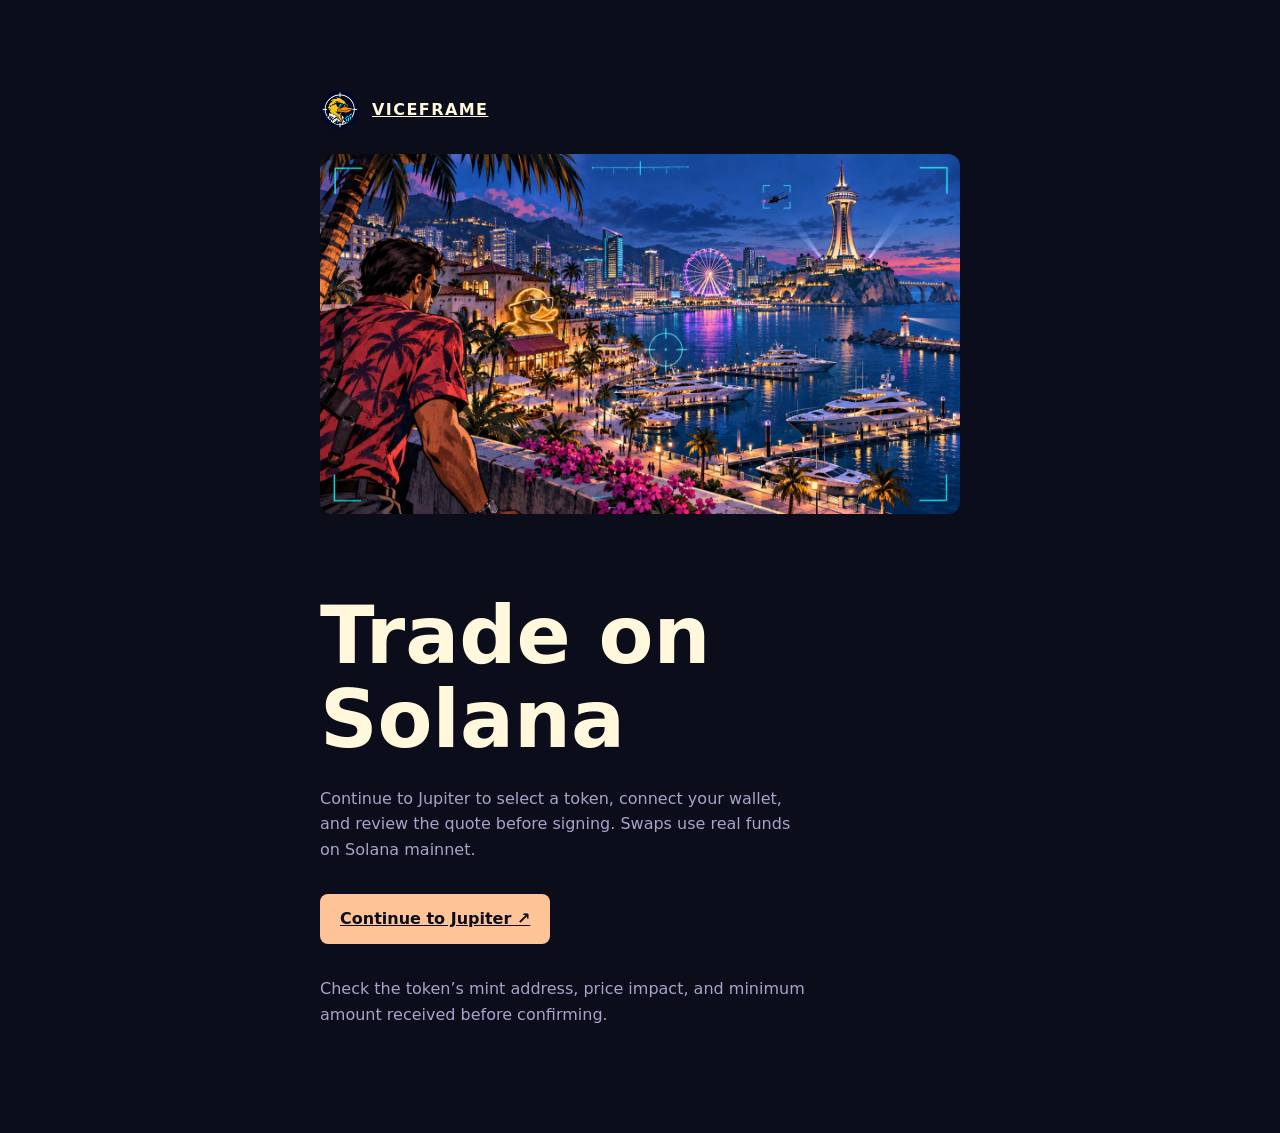
<file: trade/index.html>
<!doctype html>
<html lang="en"><head><meta charset="utf-8"><meta name="viewport" content="width=device-width, initial-scale=1"><meta name="description" content="Open a real Solana swap on Jupiter from VICEFRAME."><title>Trade | VICEFRAME</title><link rel="icon" href="../viceframe-logo.png"><style>
:root{color-scheme:dark;font:16px/1.6 system-ui;background:#0C0D1B;color:#fff8dc}body{margin:0;padding:clamp(24px,7vw,96px)}main{max-width:640px;margin:auto}header{display:flex;gap:12px;align-items:center;font-weight:800;letter-spacing:.09em}img{width:40px;height:40px}h1{line-height:1.05;font-size:clamp(2.5rem,8vw,5rem);margin:1em 0 .3em}p{max-width:48ch;color:#A9A3C9}.action{display:inline-block;margin:16px 0;padding:12px 20px;border-radius:8px;background:#FEC497;color:#0C0D1B;font-weight:800}a{color:inherit}a:focus-visible{outline:3px solid #CCC2F5;outline-offset:4px}
</style></head><body><main><header><img src="../viceframe-logo.png" alt=""><a href="../">VICEFRAME</a></header><img src="../viceframe-art/game-10-bayfront-1440.jpg" alt="" style="display:block;width:100%;height:auto;border-radius:12px;margin-top:24px"><h1>Trade on Solana</h1><p>Continue to Jupiter to select a token, connect your wallet, and review the quote before signing. Swaps use real funds on Solana mainnet.</p><a class="action" href="https://jup.ag/">Continue to Jupiter ↗</a><p>Check the token’s mint address, price impact, and minimum amount received before confirming.</p></main></body></html>
</file>
